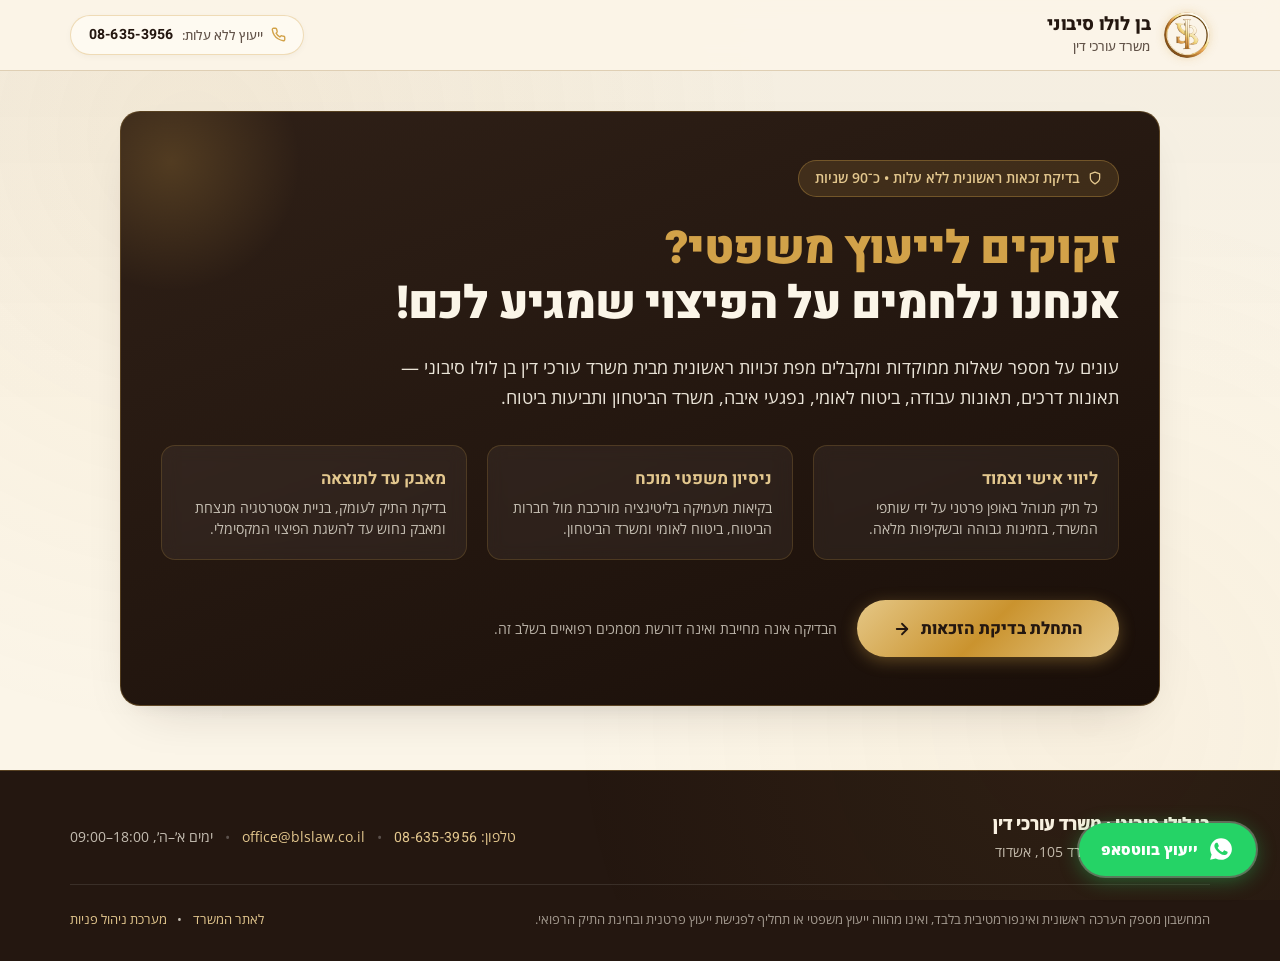
<file: index.html>
<!DOCTYPE html>
<html lang="he" dir="rtl">
<head>
  <meta charset="UTF-8">
  <meta name="viewport" content="width=device-width, initial-scale=1.0, viewport-fit=cover">
  <meta name="theme-color" content="#241710">
  <title>מחשבון מיצוי זכויות ונזקי גוף | בן לולו סיבוני – משרד עורכי דין</title>
  <meta name="description" content="בדיקת זכאות ומיצוי זכויות ראשונית ללא עלות תוך כ־90 שניות מבית משרד עורכי דין בן לולו סיבוני באשדוד: תאונות דרכים, תאונות עבודה, ביטוח לאומי, נפגעי איבה, משרד הביטחון ותביעות ביטוח.">

  <!-- Google Fonts: Heebo & Open Sans -->
  <link rel="preconnect" href="https://fonts.googleapis.com">
  <link rel="preconnect" href="https://fonts.gstatic.com" crossorigin>
  <link href="https://fonts.googleapis.com/css2?family=Heebo:wght@300;400;500;600;700;800;900&family=Open+Sans:wght@400;500;600;700&display=swap" rel="stylesheet">

  <link rel="stylesheet" href="styles.css">
</head>
<body>
  <a href="#main-content" class="skip-link">דילוג לתוכן השאלון</a>

  <!-- Ambient Luxury Texture & Warm Glow -->
  <div class="ambient-glow" aria-hidden="true"></div>

  <!-- Branded Sticky Header (Gold Medallion Logo + Direct Phone Pill) -->
  <header class="site-header" role="banner">
    <div class="header-inner">
      <a href="https://www.blslaw.co.il/" target="_blank" rel="noopener noreferrer" class="brand" aria-label="לאתר משרד עורכי דין בן לולו סיבוני">
        <img
          src="logo.png"
          alt="לוגו בן לולו סיבוני – משרד עורכי דין"
          class="brand-logo-img"
        >
        <div class="brand-text">
          <span class="brand-name">בן לולו סיבוני</span>
          <span class="brand-sub">משרד עורכי דין</span>
        </div>
      </a>

      <div class="header-actions">
        <a href="tel:086353956" class="header-phone" aria-label="חיוג למשרד בן לולו סיבוני במספר 08-635-3956">
          <span class="header-phone-icon" aria-hidden="true">
            <svg class="icon-static" width="15" height="15" viewBox="0 0 24 24" fill="none" stroke="currentColor" stroke-width="2.2" stroke-linecap="round" stroke-linejoin="round">
              <path d="M22 16.92v3a2 2 0 0 1-2.18 2 19.79 19.79 0 0 1-8.63-3.07 19.5 19.5 0 0 1-6-6 19.79 19.79 0 0 1-3.07-8.67A2 2 0 0 1 4.11 2h3a2 2 0 0 1 2 1.72 12.84 12.84 0 0 0 .7 2.81 2 2 0 0 1-.45 2.11L8.09 9.91a16 16 0 0 0 6 6l1.27-1.27a2 2 0 0 1 2.11-.45 12.84 12.84 0 0 0 2.81.7A2 2 0 0 1 22 16.92z"/>
            </svg>
          </span>
          <span id="header-phone-label" class="header-phone-label">ייעוץ ללא עלות:</span>
          <bdo dir="ltr" class="phone-digits">08-635-3956</bdo>
        </a>
      </div>
    </div>

    <!-- Top Progress Strip -->
    <div id="progress-container" class="progress-wrapper" hidden>
      <div class="progress-meta">
        <span id="progress-step-label" class="progress-step-label">שלב 1 מתוך 8</span>
        <bdi id="progress-percent" class="progress-percent" dir="ltr">0%</bdi>
      </div>
      <div class="progress-track" role="progressbar" aria-valuemin="0" aria-valuemax="100" aria-valuenow="0" id="progress-bar-role">
        <div id="progress-fill" class="progress-fill" style="inline-size: 0%"></div>
      </div>
    </div>
  </header>

  <!-- Architectural Background Horizon -->
  <div class="hero-backdrop" aria-hidden="true"></div>

  <!-- Main Flagship Stage -->
  <main id="main-content" class="stage" role="main">
    <div id="app-shell" class="app-shell" aria-live="polite">
      <!-- Dynamic view renders here -->
    </div>
  </main>

  <!-- Branded Architectural Footer -->
  <footer class="site-footer" role="contentinfo">
    <div class="footer-inner">
      <div class="footer-top">
        <div class="footer-firm-info">
          <strong id="footer-firm-name">בן לולו סיבוני · משרד עורכי דין</strong>
          <span id="footer-firm-address">רחוב יונה הנביא 2, משרד 105, אשדוד</span>
        </div>
        <div class="footer-contact-row">
          <a href="tel:086353956"><span id="footer-phone-label">טלפון:</span> <bdo dir="ltr" class="phone-digits">08-635-3956</bdo></a>
          <span class="footer-sep" aria-hidden="true">•</span>
          <a href="mailto:office@blslaw.co.il"><span lang="en" dir="ltr" class="ltr-isolate">office@blslaw.co.il</span></a>
          <span class="footer-sep" aria-hidden="true">•</span>
          <span id="footer-hours">ימים א׳–ה׳, <bdi dir="ltr" class="ltr-isolate">09:00–18:00</bdi></span>
        </div>
      </div>

      <div class="footer-bottom">
        <p id="footer-disclaimer" class="footer-disclaimer">
          המחשבון מספק הערכה ראשונית ואינפורמטיבית בלבד, ואינו מהווה ייעוץ משפטי או תחליף לפגישת ייעוץ פרטנית ובחינת התיק הרפואי.
        </p>
        <div class="footer-meta">
          <a id="footer-site-link" href="https://www.blslaw.co.il/" target="_blank" rel="noopener noreferrer">לאתר המשרד</a>
          <span aria-hidden="true">•</span>
          <a id="footer-admin-link" href="bhvuk.html">מערכת ניהול פניות</a>
          <span id="footer-reset-sep" aria-hidden="true" hidden>•</span>
          <button type="button" id="footer-reset-btn" class="footer-link-btn" hidden>איפוס והתחלה מחדש</button>
        </div>
      </div>
    </div>
  </footer>

  <!-- Floating WhatsApp Action Button -->
  <a
    id="wa-fab-link"
    href="https://wa.me/97286353956?text=%D7%A9%D7%9C%D7%95%D7%9D%20%D7%94%D7%92%D7%A2%D7%AA%D7%99%20%D7%9E%D7%9E%D7%97%D7%A9%D7%91%D7%95%D7%9F%20%D7%94%D7%96%D7%9B%D7%95%D7%99%D7%95%D7%AA%20%D7%A9%D7%9C%20%D7%9E%D7%A9%D7%A8%D7%93%20%D7%A2%D7%95%D7%A8%D7%9B%D7%99%20%D7%93%D7%99%D7%9F%20%D7%91%D7%9F%20%D7%9C%D7%95%D7%9C%D7%95%20%D7%A1%D7%99%D7%91%D7%95%D7%A0%D7%99%2C%20%D7%90%D7%A9%D7%9E%D7%97%20%D7%9C%D7%A7%D7%91%D7%95%D7%A2%20%D7%A9%D7%99%D7%97%D7%AA%20%D7%99%D7%99%D7%A2%D7%95%D7%A5%20%D7%A8%D7%90%D7%A9%D7%95%D7%A0%D7%99%D7%AA."
    target="_blank"
    rel="noopener noreferrer"
    class="wa-fab"
    aria-label="פנייה מהירה בווטסאפ למשרד במספר 08-635-3956"
  >
    <svg class="icon-static" width="26" height="26" viewBox="0 0 24 24" fill="currentColor" aria-hidden="true">
      <path d="M12.031 2C6.504 2 2.008 6.494 2.008 12.02c0 1.766.462 3.49 1.339 5.01L2 22l5.107-1.338a9.97 9.97 0 0 0 4.924 1.298h.004c5.526 0 10.022-4.494 10.022-10.02S17.557 2 12.031 2zm5.824 14.135c-.246.692-1.43 1.323-1.99 1.406-.512.076-1.175.108-1.896-.12-.437-.139-.998-.324-1.718-.635-3.024-1.306-4.999-4.35-5.15-4.552-.151-.201-1.23-1.636-1.23-3.122 0-1.486.779-2.216 1.055-2.518.277-.302.604-.378.805-.378.201 0 .403.002.579.01.186.009.435-.071.68.518.246.591.842 2.05.916 2.201.075.151.125.327.025.528-.1.201-.151.327-.302.503-.151.176-.317.393-.453.528-.151.151-.308.315-.132.617.176.302.782 1.29 1.68 2.09 1.154 1.028 2.126 1.347 2.428 1.498.302.151.478.126.654-.076.176-.201.755-.88.956-1.182.201-.302.403-.251.679-.151.277.101 1.761.83 2.063.981.302.151.503.226.579.352.075.126.075.73-.171 1.422z"/>
    </svg>
    <span id="wa-fab-label" class="wa-fab-label">ייעוץ בווטסאפ</span>
  </a>

  <!-- Direction-Aware Toast Notification -->
  <div id="toast" class="toast" role="status" aria-live="polite" hidden></div>

  <script src="data.js"></script>
  <script src="app.js"></script>
</body>
</html>
</file>
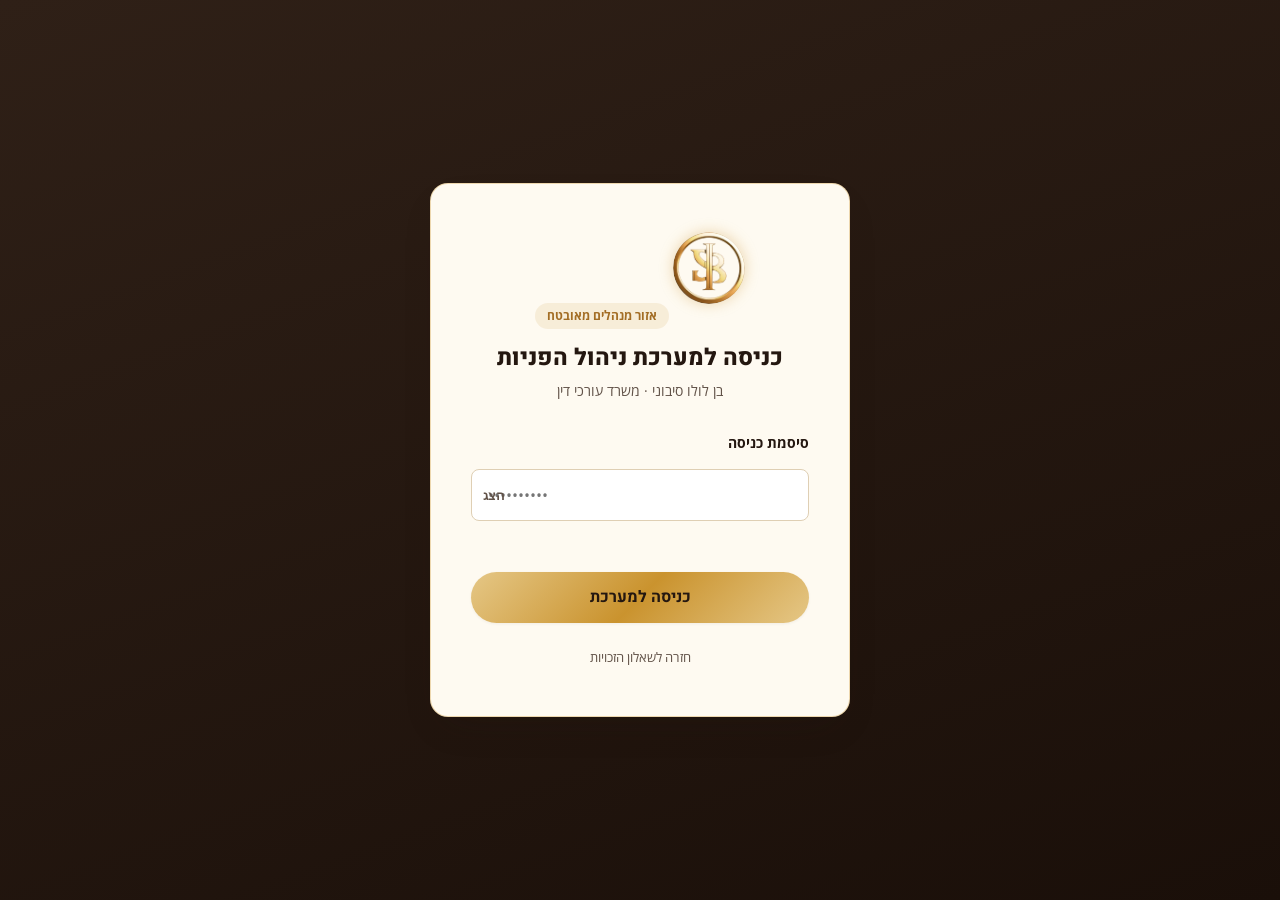
<file: bhvuk.html>
<!DOCTYPE html>
<html lang="he" dir="rtl">
<head>
  <meta charset="UTF-8">
  <meta name="viewport" content="width=device-width, initial-scale=1.0, viewport-fit=cover">
  <meta name="theme-color" content="#241710">
  <meta name="robots" content="noindex, nofollow">
  <title>ניהול פניות ולידים | בן לולו סיבוני – משרד עורכי דין</title>

  <!-- Google Font: Heebo & Open Sans -->
  <link rel="preconnect" href="https://fonts.googleapis.com">
  <link rel="preconnect" href="https://fonts.gstatic.com" crossorigin>
  <link href="https://fonts.googleapis.com/css2?family=Heebo:wght@300;400;500;600;700;800;900&family=Open+Sans:wght@400;500;600;700&display=swap" rel="stylesheet">

  <link rel="stylesheet" href="bhvuk.css">
</head>
<body>
  <!-- Password Gate Overlay (Locks Dashboard until authenticated) -->
  <section id="auth-gate" class="auth-gate" aria-labelledby="auth-title">
    <div class="auth-card">
      <img
        src="logo.png"
        alt="לוגו בן לולו סיבוני – משרד עורכי דין"
        class="auth-logo"
      >
      <span class="auth-badge">אזור מנהלים מאובטח</span>
      <h1 id="auth-title" class="auth-title">כניסה למערכת ניהול הפניות</h1>
      <p class="auth-subtitle">בן לולו סיבוני · משרד עורכי דין</p>

      <form id="auth-form" class="auth-form" novalidate>
        <label for="auth-password" class="auth-label">סיסמת כניסה</label>
        <div class="auth-input-wrap">
          <input
            id="auth-password"
            type="password"
            dir="ltr"
            autocomplete="current-password"
            class="auth-input"
            placeholder="••••••••••"
            required
          >
          <button type="button" id="auth-toggle-vis" class="auth-vis-btn" aria-label="הצגת סיסמה">הצג</button>
        </div>
        <p id="auth-error" class="auth-error" role="alert"></p>
        <button type="submit" class="btn btn-gold auth-submit">כניסה למערכת</button>
      </form>

      <a href="index.html" class="auth-back-link">חזרה לשאלון הזכויות</a>
    </div>
  </section>

  <!-- Protected Admin App Shell -->
  <div id="admin-app" hidden>
    <header class="admin-header" role="banner">
      <div class="admin-header-inner">
        <div class="admin-brand-group">
          <a href="index.html" class="brand-link" aria-label="חזרה לשאלון">
            <img
              src="logo.png"
              alt="לוגו בן לולו סיבוני"
              class="admin-brand-logo"
            >
          </a>
          <div class="admin-title-wrap">
            <h1 class="admin-title">מערכת ניהול לידים ופניות</h1>
            <span class="admin-subtitle">בן לולו סיבוני · משרד עורכי דין</span>
          </div>
        </div>

        <div class="admin-header-actions">
          <button type="button" id="btn-export-csv" class="btn btn-outline" title="ייצוא כל הלידים לקובץ אקסל / CSV">
            <svg width="16" height="16" viewBox="0 0 24 24" fill="none" stroke="currentColor" stroke-width="2.2" stroke-linecap="round" stroke-linejoin="round"><path d="M21 15v4a2 2 0 0 1-2 2H5a2 2 0 0 1-2-2v-4"/><polyline points="7 10 12 15 17 10"/><line x1="12" y1="15" x2="12" y2="3"/></svg>
            <span>ייצוא ל־CSV</span>
          </button>
          <a href="index.html" class="btn btn-outline" target="_blank" rel="noopener noreferrer">
            <svg width="15" height="15" viewBox="0 0 24 24" fill="none" stroke="currentColor" stroke-width="2"><path d="M18 13v6a2 2 0 0 1-2 2H5a2 2 0 0 1-2-2V8a2 2 0 0 1 2-2h6"/><polyline points="15 3 21 3 21 9"/><line x1="10" y1="14" x2="21" y2="3"/></svg>
            <span>צפייה בשאלון</span>
          </a>
          <button type="button" id="logout-btn" class="btn btn-ghost" title="יציאה מהמערכת">יציאה</button>
        </div>
      </div>
    </header>

    <main class="admin-main">
      <!-- KPI Stats Grid -->
      <section class="kpi-grid" aria-label="מדדי ביצוע">
        <div class="kpi-card">
          <span class="kpi-label">סה״כ פניות שנלכדו</span>
          <div class="kpi-val" id="stat-total">0</div>
          <span class="kpi-sub">בדיקות מלאות וחלקיות</span>
        </div>
        <div class="kpi-card highlight-green">
          <span class="kpi-label">בדיקות שהושלמו</span>
          <div class="kpi-val" id="stat-completed">0</div>
          <span class="kpi-sub" id="stat-completed-rate">0% שיעור סיום</span>
        </div>
        <div class="kpi-card highlight-amber">
          <span class="kpi-label">נטישות מוקדמות (ליד חלקי)</span>
          <div class="kpi-val" id="stat-partial">0</div>
          <span class="kpi-sub">פרטי קשר נשמרו לחזרה</span>
        </div>
        <div class="kpi-card">
          <span class="kpi-label">פניות חדשות היום</span>
          <div class="kpi-val" id="stat-today">0</div>
          <span class="kpi-sub">24 שעות אחרונות</span>
        </div>
      </section>

      <!-- Filter & Search Toolbar -->
      <div class="admin-toolbar">
        <div class="filter-tabs" role="tablist">
          <button type="button" class="tab-btn is-active" data-filter="all">הכל (<span id="count-all">0</span>)</button>
          <button type="button" class="tab-btn" data-filter="completed">הושלמו (<span id="count-completed">0</span>)</button>
          <button type="button" class="tab-btn" data-filter="partial">חלקיים / נטישה (<span id="count-partial">0</span>)</button>
          <button type="button" class="tab-btn" data-filter="new">חדשים לטיפול (<span id="count-new">0</span>)</button>
        </div>

        <div class="search-wrap">
          <svg class="search-icon" width="16" height="16" viewBox="0 0 24 24" fill="none" stroke="currentColor" stroke-width="2.2"><circle cx="11" cy="11" r="8"/><line x1="21" y1="21" x2="16.65" y2="16.65"/></svg>
          <input
            id="search-input"
            type="search"
            class="search-input"
            placeholder="חיפוש לפי שם, טלפון, עילה או מקור..."
            aria-label="חיפוש לידים"
          >
        </div>
      </div>

      <!-- Leads Table Container -->
      <div class="leads-container">
        <div class="table-wrap" id="leads-table-wrap">
          <table class="leads-table" aria-label="טבלת פניות">
            <thead>
              <tr>
                <th scope="col">מועד פנייה</th>
                <th scope="col">שם מלא</th>
                <th scope="col">טלפון נייד</th>
                <th scope="col">עילת פגיעה עיקרית</th>
                <th scope="col">סטטוס בדיקה</th>
                <th scope="col">מקור הגעה</th>
                <th scope="col">סטטוס CRM</th>
                <th scope="col">פעולות</th>
              </tr>
            </thead>
            <tbody id="leads-tbody">
              <!-- Rendered via bhvuk.js -->
            </tbody>
          </table>
        </div>

        <!-- Mobile Card List View -->
        <div id="leads-mobile-list" class="mobile-leads-list">
          <!-- Rendered for mobile -->
        </div>

        <!-- Empty State -->
        <div id="empty-state" class="empty-state" hidden>
          <div class="empty-icon">📋</div>
          <h3 id="empty-title" class="empty-title">אין עדיין פניות במערכת</h3>
          <p id="empty-desc" class="empty-desc">ברגע שמשתמשים ימלאו את שאלון הזכויות, הפניות יופיעו כאן בזמן אמת.</p>
        </div>
      </div>
    </main>
  </div>

  <!-- Slide-Over Lead Details Drawer -->
  <div id="drawer-backdrop" class="drawer-backdrop" hidden></div>
  <aside id="lead-drawer" class="lead-drawer" role="dialog" aria-modal="true" aria-labelledby="drawer-title" hidden>
    <div class="drawer-header">
      <div class="drawer-header-meta">
        <span id="drawer-status-pill" class="status-badge">חדש</span>
        <h2 id="drawer-title" class="drawer-title">פרטי הפנייה</h2>
      </div>
      <button type="button" id="drawer-close-btn" class="drawer-close" aria-label="סגירה">✕</button>
    </div>
    <div id="drawer-content" class="drawer-body">
      <!-- Filled dynamically -->
    </div>
  </aside>

  <!-- Direction-Aware Toast Notification -->
  <div id="toast" class="toast" role="status" aria-live="polite" hidden></div>

  <script src="bhvuk.js"></script>
</body>
</html>
</file>
<file: styles.css>
/* ==========================================================================
   בן לולו סיבוני — משרד עורכי דין | Premium Rights Assessment System
   Design Tokens & Luxury Aesthetic based on blslaw.co.il:
   - Deep Ink / Espresso (#241710)
   - Warm Luxury Cream (#fbf5e8) & Deep Cream (#f5ecdb)
   - Metallic Warm Gold (#d2a249) & Gold Glow (#e5c786)
   - 100% CSS Logical Properties & RTL Native
   ========================================================================== */

:root {
  /* Brand Luxury Palette */
  --ink: #241710;
  --ink-soft: #3f2f24;
  --ink-muted: #615248;
  --ink-subtle: #8c7b6f;

  --cream: #fbf5e8;
  --cream-deep: #f5ecdb;
  --card: #fefaf1;
  --card-elevated: #ffffff;

  --gold: #d2a249;
  --gold-soft: #e3c78e;
  --gold-deep: #a36d24;
  --gold-border: rgba(210, 162, 73, 0.35);
  --gold-glow: rgba(210, 162, 73, 0.4);

  --gradient-gold: linear-gradient(135deg, #e5c786 0%, #ca932e 50%, #e5c786 100%);
  --gradient-gold-hover: linear-gradient(135deg, #ebd49d 0%, #d89f36 50%, #ebd49d 100%);
  --gradient-ink: linear-gradient(160deg, #2f2017 0%, #1a0f09 100%);

  --border: #dfcfb4;
  --input-border: #d8c8ad;
  --focus-ring: #d2a249;

  /* Semantic Probability Colors */
  --likely-bg: #edf7f0;
  --likely-ink: #166534;
  --likely-border: #bbf7d0;

  --possible-bg: #fffbeb;
  --possible-ink: #854d0e;
  --possible-border: #fde68a;

  --urgent-bg: #fef2f2;
  --urgent-ink: #991b1b;
  --urgent-border: #fecaca;

  /* Typography */
  --font-display: 'Heebo', -apple-system, BlinkMacSystemFont, 'Segoe UI', Roboto, sans-serif;
  --font-body: 'Open Sans', 'Heebo', -apple-system, BlinkMacSystemFont, sans-serif;

  /* Radii & Elevation */
  --radius-sm: 8px;
  --radius-md: 14px;
  --radius-lg: 20px;
  --radius-pill: 999px;

  --shadow-sm: 0 2px 8px -2px rgba(36, 23, 16, 0.06);
  --shadow-card: 0 6px 20px -6px rgba(36, 23, 16, 0.08);
  --shadow-luxe: 0 20px 50px -25px rgba(36, 23, 16, 0.22), 0 8px 20px -12px rgba(36, 23, 16, 0.1);
  --shadow-gold: 0 4px 16px rgba(210, 162, 73, 0.35);

  --transition-fast: 160ms cubic-bezier(0.2, 0.8, 0.2, 1);
  --transition-smooth: 280ms cubic-bezier(0.16, 1, 0.3, 1);
}

/* Base Reset & Typography */
*, *::before, *::after {
  box-sizing: border-box;
  margin: 0;
  padding: 0;
}

html {
  font-size: 16px;
  scroll-behavior: smooth;
  -webkit-font-smoothing: antialiased;
  -moz-osx-font-smoothing: grayscale;
}

body {
  font-family: var(--font-body);
  background-color: var(--cream);
  color: var(--ink);
  line-height: 1.6;
  min-block-size: 100vh;
  display: flex;
  flex-direction: column;
  position: relative;
  overflow-x: hidden;
}

/* Accessibility Skip Link */
.skip-link {
  position: absolute;
  inset-block-start: -100px;
  inset-inline-start: 1rem;
  background: var(--ink);
  color: var(--gold);
  padding: 0.75rem 1.25rem;
  border-radius: var(--radius-sm);
  z-index: 9999;
  text-decoration: none;
  font-weight: 600;
  transition: inset-block-start var(--transition-fast);
}
.skip-link:focus {
  inset-block-start: 1rem;
}

/* Ambient Subtle Texture */
.ambient-glow {
  position: fixed;
  inset: 0;
  background:
    radial-gradient(circle at 15% 15%, rgba(210, 162, 73, 0.08) 0%, transparent 45%),
    radial-gradient(circle at 85% 80%, rgba(210, 162, 73, 0.06) 0%, transparent 40%);
  pointer-events: none;
  z-index: 0;
}

/* Sticky Header */
.site-header {
  position: sticky;
  inset-block-start: 0;
  z-index: 100;
  background-color: rgba(251, 245, 232, 0.94);
  backdrop-filter: blur(12px);
  -webkit-backdrop-filter: blur(12px);
  border-block-end: 1px solid var(--border);
  transition: all var(--transition-smooth);
}

.header-inner {
  max-inline-size: 1180px;
  margin-inline: auto;
  padding-inline: 1.25rem;
  padding-block: 0.75rem;
  display: flex;
  align-items: center;
  justify-content: space-between;
  gap: 1rem;
}

.brand {
  display: flex;
  align-items: center;
  gap: 0.85rem;
  text-decoration: none;
  color: inherit;
}

.brand-logo-img {
  inline-size: 46px;
  block-size: 46px;
  border-radius: 50%;
  object-fit: cover;
  box-shadow: 0 0 10px rgba(210, 162, 73, 0.3);
  transition: transform var(--transition-fast);
}
.brand:hover .brand-logo-img {
  transform: scale(1.04);
}

.brand-text {
  display: flex;
  flex-direction: column;
}

.brand-name {
  font-family: var(--font-display);
  font-size: 1.15rem;
  font-weight: 800;
  letter-spacing: -0.01em;
  color: var(--ink);
  line-height: 1.2;
}

.brand-sub {
  font-size: 0.8rem;
  color: var(--ink-muted);
  font-weight: 500;
}

.header-actions {
  display: flex;
  align-items: center;
  gap: 0.85rem;
}

.header-phone {
  display: inline-flex;
  align-items: center;
  gap: 0.5rem;
  padding: 0.5rem 1.1rem;
  background-color: var(--card);
  border: 1px solid var(--gold-border);
  border-radius: var(--radius-pill);
  color: var(--ink);
  text-decoration: none;
  font-weight: 700;
  font-size: 0.88rem;
  box-shadow: var(--shadow-sm);
  transition: all var(--transition-fast);
}
.header-phone:hover {
  background-color: var(--ink);
  color: var(--gold-soft);
  border-color: var(--gold);
  transform: translateY(-1px);
}
.header-phone-icon {
  display: flex;
  align-items: center;
  color: var(--gold);
}
.header-phone-label {
  font-weight: 500;
  color: var(--ink-muted);
  font-size: 0.8rem;
}
.header-phone:hover .header-phone-label {
  color: rgba(251, 245, 232, 0.8);
}
.phone-digits {
  font-family: var(--font-display);
  letter-spacing: 0.02em;
}

/* Progress Strip */
.progress-wrapper {
  background-color: var(--card);
  border-block-start: 1px solid var(--border);
  padding-inline: 1.25rem;
  padding-block: 0.5rem 0.65rem;
}
.progress-meta {
  max-inline-size: 1180px;
  margin-inline: auto;
  display: flex;
  justify-content: space-between;
  align-items: center;
  font-size: 0.78rem;
  color: var(--ink-muted);
  margin-block-end: 0.35rem;
  font-weight: 600;
}
.progress-track {
  max-inline-size: 1180px;
  margin-inline: auto;
  block-size: 6px;
  background-color: var(--cream-deep);
  border-radius: var(--radius-pill);
  overflow: hidden;
}
.progress-fill {
  block-size: 100%;
  background: var(--gradient-gold);
  border-radius: var(--radius-pill);
  transition: inline-size 350ms ease;
  box-shadow: 0 0 8px rgba(210, 162, 73, 0.4);
}

/* Architectural Horizon */
.hero-backdrop {
  position: absolute;
  inset-inline: 0;
  inset-block-start: 0;
  block-size: 420px;
  background: linear-gradient(180deg, rgba(36, 23, 16, 0.035) 0%, transparent 100%);
  pointer-events: none;
  z-index: 0;
}

/* Main Flagship Stage */
.stage {
  flex: 1;
  position: relative;
  z-index: 1;
  max-inline-size: 1080px;
  inline-size: 100%;
  margin-inline: auto;
  padding-inline: 1.25rem;
  padding-block: 2.5rem 4rem;
}

.app-shell {
  inline-size: 100%;
}

/* ==========================================================================
   Intro Stage (Dark & Cream Luxury Asymmetric Split)
   ========================================================================== */
.intro-monolith {
  background: var(--gradient-ink);
  color: var(--cream);
  border-radius: var(--radius-lg);
  padding: 3rem 2.5rem;
  box-shadow: var(--shadow-luxe);
  position: relative;
  overflow: hidden;
  border: 1px solid rgba(210, 162, 73, 0.3);
  display: flex;
  flex-direction: column;
}

.intro-monolith::before {
  content: '';
  position: absolute;
  inset-block-start: -80px;
  inset-inline-end: -80px;
  inline-size: 260px;
  block-size: 260px;
  border-radius: 50%;
  background: radial-gradient(circle, rgba(210, 162, 73, 0.22) 0%, transparent 70%);
  pointer-events: none;
}

.intro-badge-pill {
  display: inline-flex;
  align-self: flex-start;
  align-items: center;
  gap: 0.5rem;
  padding: 0.4rem 1rem;
  border-radius: var(--radius-pill);
  background-color: rgba(210, 162, 73, 0.15);
  border: 1px solid var(--gold-border);
  color: var(--gold-soft);
  font-size: 0.85rem;
  font-weight: 600;
  margin-block-end: 1.5rem;
}

.intro-title {
  font-family: var(--font-display);
  font-size: clamp(2rem, 4vw, 2.85rem);
  font-weight: 900;
  line-height: 1.22;
  margin-block-end: 1.25rem;
  letter-spacing: -0.02em;
}

.title-gold {
  color: var(--gold);
  display: block;
}

.intro-lead {
  font-size: 1.12rem;
  color: rgba(251, 245, 232, 0.92);
  line-height: 1.7;
  max-inline-size: 720px;
  margin-block-end: 2rem;
}

.intro-pillars {
  display: grid;
  grid-template-columns: repeat(3, 1fr);
  gap: 1.25rem;
  margin-block-end: 2.5rem;
}

.pillar-card {
  background-color: rgba(255, 255, 255, 0.05);
  border: 1px solid rgba(210, 162, 73, 0.2);
  border-radius: var(--radius-md);
  padding: 1.25rem;
  backdrop-filter: blur(8px);
  transition: all var(--transition-fast);
}
.pillar-card:hover {
  background-color: rgba(255, 255, 255, 0.08);
  border-color: var(--gold);
  transform: translateY(-2px);
}
.pillar-title {
  font-family: var(--font-display);
  font-size: 1.05rem;
  font-weight: 700;
  color: var(--gold-soft);
  margin-block-end: 0.35rem;
}
.pillar-desc {
  font-size: 0.86rem;
  color: rgba(251, 245, 232, 0.75);
  line-height: 1.5;
}

.intro-cta-group {
  display: flex;
  align-items: center;
  gap: 1.25rem;
  flex-wrap: wrap;
}

.btn-gold-primary {
  display: inline-flex;
  align-items: center;
  justify-content: center;
  gap: 0.65rem;
  padding: 1rem 2.25rem;
  background: var(--gradient-gold);
  color: var(--ink);
  font-family: var(--font-display);
  font-size: 1.05rem;
  font-weight: 800;
  border-radius: var(--radius-pill);
  border: none;
  cursor: pointer;
  text-decoration: none;
  box-shadow: var(--shadow-gold);
  transition: all var(--transition-fast);
}
.btn-gold-primary:hover {
  background: var(--gradient-gold-hover);
  transform: translateY(-2px);
  box-shadow: 0 6px 22px rgba(210, 162, 73, 0.5);
}

.intro-note {
  font-size: 0.86rem;
  color: rgba(251, 245, 232, 0.7);
}

/* ==========================================================================
   Questionnaire Console (Two-Column Stepper)
   ========================================================================== */
.stepper-layout {
  display: grid;
  grid-template-columns: 280px 1fr;
  gap: 2rem;
  align-items: start;
}

/* Step Rail Sidebar */
.step-rail {
  background-color: var(--card);
  border: 1px solid var(--border);
  border-radius: var(--radius-lg);
  padding: 1.5rem;
  box-shadow: var(--shadow-card);
}

.rail-heading {
  font-family: var(--font-display);
  font-size: 0.95rem;
  font-weight: 800;
  color: var(--ink);
  margin-block-end: 1rem;
  padding-block-end: 0.75rem;
  border-block-end: 1px solid var(--border);
}

.rail-steps-list {
  list-style: none;
  display: flex;
  flex-direction: column;
  gap: 0.65rem;
}

.rail-item {
  display: flex;
  align-items: center;
  gap: 0.75rem;
  font-size: 0.88rem;
  color: var(--ink-muted);
  font-weight: 500;
  padding: 0.35rem 0.5rem;
  border-radius: var(--radius-sm);
  transition: all var(--transition-fast);
}
.rail-item.is-done {
  color: var(--ink);
}
.rail-item.is-current {
  color: var(--ink);
  font-weight: 700;
  background-color: var(--cream-deep);
}

.rail-dot {
  inline-size: 24px;
  block-size: 24px;
  border-radius: 50%;
  display: flex;
  align-items: center;
  justify-content: center;
  font-size: 0.75rem;
  font-weight: 700;
  background-color: var(--cream-deep);
  color: var(--ink-muted);
  border: 1px solid var(--border);
  flex-shrink: 0;
}
.rail-item.is-done .rail-dot {
  background-color: var(--gold);
  color: var(--ink);
  border-color: var(--gold);
}
.rail-item.is-current .rail-dot {
  background-color: var(--ink);
  color: var(--gold-soft);
  border-color: var(--ink);
}

.rail-trust-box {
  margin-block-start: 1.5rem;
  padding: 1rem;
  border-radius: var(--radius-md);
  background-color: var(--cream-deep);
  border: 1px solid var(--border);
  font-size: 0.8rem;
  color: var(--ink-muted);
  line-height: 1.5;
}

/* Question Active Card */
.question-card {
  background-color: var(--card);
  border: 1px solid var(--border);
  border-radius: var(--radius-lg);
  padding: 2.25rem 2rem;
  box-shadow: var(--shadow-card);
  position: relative;
}

.q-badge {
  display: inline-block;
  font-size: 0.78rem;
  font-weight: 700;
  text-transform: uppercase;
  letter-spacing: 0.04em;
  color: var(--gold-deep);
  background-color: rgba(210, 162, 73, 0.12);
  padding: 0.3rem 0.85rem;
  border-radius: var(--radius-pill);
  margin-block-end: 0.75rem;
}

.q-title {
  font-family: var(--font-display);
  font-size: clamp(1.4rem, 2.5vw, 1.85rem);
  font-weight: 800;
  color: var(--ink);
  line-height: 1.3;
  margin-block-end: 0.5rem;
}

.q-subtitle {
  font-size: 0.95rem;
  color: var(--ink-muted);
  line-height: 1.6;
  margin-block-end: 1.75rem;
}

/* Domain Proof Banner (Tailored to current choice) */
.domain-proof-banner {
  background-color: rgba(210, 162, 73, 0.09);
  border-inline-start: 4px solid var(--gold);
  border-radius: 0 var(--radius-sm) var(--radius-sm) 0;
  padding: 0.85rem 1.15rem;
  margin-block-end: 1.75rem;
  display: flex;
  flex-direction: column;
  gap: 0.25rem;
}
[dir="ltr"] .domain-proof-banner {
  border-inline-start: 4px solid var(--gold);
  border-radius: var(--radius-sm) 0 0 var(--radius-sm);
}
.proof-badge {
  font-size: 0.78rem;
  font-weight: 800;
  color: var(--gold-deep);
}
.proof-text {
  font-size: 0.86rem;
  color: var(--ink);
  line-height: 1.45;
}

/* Options Grid */
.options-grid {
  display: grid;
  grid-template-columns: 1fr;
  gap: 0.85rem;
  margin-block-end: 2rem;
}

.option-pill {
  position: relative;
  display: flex;
  align-items: flex-start;
  gap: 1rem;
  padding: 1.15rem 1.25rem;
  background-color: var(--card-elevated);
  border: 1.5px solid var(--border);
  border-radius: var(--radius-md);
  cursor: pointer;
  transition: all var(--transition-fast);
  text-align: start;
}
.option-pill:hover {
  border-color: var(--gold);
  background-color: #fffefb;
  box-shadow: 0 4px 14px -4px rgba(210, 162, 73, 0.2);
  transform: translateY(-1px);
}
.option-pill.is-selected {
  border-color: var(--gold);
  background-color: #fffdf7;
  box-shadow: 0 0 0 2px var(--gold-glow);
}

.option-checkbox-indicator {
  inline-size: 20px;
  block-size: 20px;
  border-radius: 4px;
  border: 2px solid var(--input-border);
  background: #ffffff;
  display: flex;
  align-items: center;
  justify-content: center;
  margin-block-start: 2px;
  flex-shrink: 0;
  transition: all var(--transition-fast);
}
.option-pill.is-selected .option-checkbox-indicator {
  background-color: var(--ink);
  border-color: var(--ink);
  color: var(--gold-soft);
}
.option-pill.is-radio .option-checkbox-indicator {
  border-radius: 50%;
}

.option-text-group {
  display: flex;
  flex-direction: column;
}
.option-main-label {
  font-weight: 700;
  font-size: 0.98rem;
  color: var(--ink);
  line-height: 1.35;
}
.option-hint {
  font-size: 0.85rem;
  color: var(--ink-muted);
  margin-block-start: 0.25rem;
  line-height: 1.45;
}

/* Dual Select Containers */
.dual-section {
  margin-block-end: 1.75rem;
}
.dual-title {
  font-family: var(--font-display);
  font-size: 1.05rem;
  font-weight: 700;
  color: var(--ink);
  margin-block-end: 0.75rem;
}

/* Input Fields */
.form-group {
  margin-block-end: 1.25rem;
}
.form-label {
  display: block;
  font-size: 0.88rem;
  font-weight: 700;
  color: var(--ink);
  margin-block-end: 0.45rem;
}
.form-input {
  inline-size: 100%;
  padding: 0.85rem 1rem;
  background-color: #ffffff;
  border: 1.5px solid var(--input-border);
  border-radius: var(--radius-sm);
  font-family: inherit;
  font-size: 1rem;
  color: var(--ink);
  transition: all var(--transition-fast);
}
.form-input:focus {
  outline: none;
  border-color: var(--gold);
  box-shadow: 0 0 0 3px rgba(210, 162, 73, 0.2);
}
.form-help {
  font-size: 0.82rem;
  color: var(--ink-muted);
  margin-block-start: 0.35rem;
}

.consent-box {
  display: flex;
  align-items: flex-start;
  gap: 0.65rem;
  font-size: 0.82rem;
  color: var(--ink-muted);
  margin-block: 1rem 1.5rem;
  line-height: 1.45;
}
.consent-box input[type="checkbox"] {
  margin-block-start: 3px;
  accent-color: var(--gold-deep);
}

/* Navigation Actions */
.step-actions {
  display: flex;
  align-items: center;
  justify-content: space-between;
  gap: 1rem;
  margin-block-start: 2rem;
  padding-block-start: 1.25rem;
  border-block-start: 1px solid var(--border);
}

.btn-secondary {
  padding: 0.75rem 1.4rem;
  background-color: var(--cream-deep);
  border: 1px solid var(--border);
  border-radius: var(--radius-pill);
  color: var(--ink);
  font-weight: 600;
  cursor: pointer;
  transition: all var(--transition-fast);
}
.btn-secondary:hover {
  background-color: #ece0ca;
}

.btn-primary {
  padding: 0.85rem 2rem;
  background: var(--gradient-gold);
  border: none;
  border-radius: var(--radius-pill);
  color: var(--ink);
  font-family: var(--font-display);
  font-weight: 800;
  font-size: 1rem;
  cursor: pointer;
  box-shadow: var(--shadow-sm);
  transition: all var(--transition-fast);
}
.btn-primary:hover {
  background: var(--gradient-gold-hover);
  transform: translateY(-1px);
  box-shadow: var(--shadow-gold);
}

/* ==========================================================================
   Results View (Executive Luxury Report)
   ========================================================================== */
.results-card {
  background-color: var(--card);
  border: 1px solid var(--border);
  border-radius: var(--radius-lg);
  box-shadow: var(--shadow-luxe);
  overflow: hidden;
}

.results-header-monolith {
  background: var(--gradient-ink);
  color: var(--cream);
  padding: 2.5rem 2.25rem;
  border-block-end: 2px solid var(--gold);
}

.results-eyebrow {
  font-size: 0.85rem;
  font-weight: 700;
  color: var(--gold);
  letter-spacing: 0.04em;
  margin-block-end: 0.5rem;
}

.results-main-title {
  font-family: var(--font-display);
  font-size: clamp(1.8rem, 3.5vw, 2.4rem);
  font-weight: 900;
  line-height: 1.25;
  margin-block-end: 0.85rem;
}

.results-lead {
  font-size: 1.05rem;
  color: rgba(251, 245, 232, 0.9);
  max-inline-size: 760px;
}

/* KPI Tiles */
.kpi-row {
  display: grid;
  grid-template-columns: repeat(3, 1fr);
  gap: 1rem;
  padding: 1.5rem 2.25rem;
  background-color: #fffefb;
  border-block-end: 1px solid var(--border);
}

.kpi-tile {
  background-color: var(--card);
  border: 1px solid var(--border);
  border-radius: var(--radius-md);
  padding: 1.15rem;
  text-align: center;
}
.kpi-val {
  font-family: var(--font-display);
  font-size: 1.85rem;
  font-weight: 900;
  color: var(--ink);
  line-height: 1.2;
}
.kpi-val.highlight {
  color: var(--gold-deep);
}
.kpi-label {
  font-size: 0.82rem;
  color: var(--ink-muted);
  font-weight: 600;
  margin-block-start: 0.25rem;
}

/* Tracks List */
.tracks-container {
  padding: 2.25rem;
  display: flex;
  flex-direction: column;
  gap: 1.25rem;
}

.track-item-card {
  background-color: #ffffff;
  border: 1.5px solid var(--border);
  border-radius: var(--radius-md);
  padding: 1.5rem;
  box-shadow: var(--shadow-sm);
  transition: all var(--transition-fast);
}
.track-item-card:hover {
  border-color: var(--gold);
  box-shadow: 0 4px 16px rgba(210, 162, 73, 0.18);
}

.track-top {
  display: flex;
  align-items: center;
  justify-content: space-between;
  gap: 1rem;
  margin-block-end: 0.65rem;
}

.track-title {
  font-family: var(--font-display);
  font-size: 1.25rem;
  font-weight: 800;
  color: var(--ink);
}

.status-tag {
  display: inline-flex;
  align-items: center;
  gap: 0.35rem;
  font-size: 0.78rem;
  font-weight: 700;
  padding: 0.35rem 0.85rem;
  border-radius: var(--radius-pill);
}
.status-likely {
  background-color: var(--likely-bg);
  color: var(--likely-ink);
  border: 1px solid var(--likely-border);
}
.status-possible {
  background-color: var(--possible-bg);
  color: var(--possible-ink);
  border: 1px solid var(--possible-border);
}
.status-urgent {
  background-color: var(--urgent-bg);
  color: var(--urgent-ink);
  border: 1px solid var(--urgent-border);
}

.track-summary {
  font-size: 0.94rem;
  color: var(--ink-soft);
  line-height: 1.6;
  margin-block-end: 1rem;
}

.track-action-box {
  background-color: var(--cream-deep);
  border-radius: var(--radius-sm);
  padding: 0.85rem 1.15rem;
  font-size: 0.88rem;
  color: var(--ink);
  line-height: 1.5;
}
.track-action-label {
  font-weight: 700;
  color: var(--gold-deep);
}

/* Warning Strip */
.warning-box {
  margin: 0 2.25rem 1.5rem;
  background-color: #fff1f2;
  border: 1px solid #fecdd3;
  border-radius: var(--radius-md);
  padding: 1rem 1.25rem;
  color: #9f1239;
  font-size: 0.88rem;
  font-weight: 600;
  line-height: 1.5;
  display: flex;
  align-items: center;
  gap: 0.75rem;
}

/* Results Hero CTA Box */
.results-cta-section {
  margin: 0 2.25rem 2.25rem;
  background: var(--gradient-ink);
  border: 1px solid rgba(210, 162, 73, 0.4);
  border-radius: var(--radius-lg);
  padding: 2.25rem;
  color: var(--cream);
  text-align: center;
  box-shadow: var(--shadow-luxe);
}

.cta-box-title {
  font-family: var(--font-display);
  font-size: 1.65rem;
  font-weight: 800;
  color: var(--gold);
  margin-block-end: 0.65rem;
}

.cta-box-desc {
  font-size: 1rem;
  color: rgba(251, 245, 232, 0.9);
  max-inline-size: 680px;
  margin-inline: auto;
  line-height: 1.6;
  margin-block-end: 1.75rem;
}

.cta-buttons-row {
  display: flex;
  align-items: center;
  justify-content: center;
  gap: 1rem;
  flex-wrap: wrap;
}

.btn-cta-whatsapp {
  display: inline-flex;
  align-items: center;
  gap: 0.65rem;
  padding: 0.95rem 1.85rem;
  background-color: #25d366;
  color: #ffffff;
  font-weight: 800;
  font-size: 1rem;
  border-radius: var(--radius-pill);
  text-decoration: none;
  box-shadow: 0 4px 14px rgba(37, 211, 102, 0.35);
  transition: all var(--transition-fast);
}
.btn-cta-whatsapp:hover {
  background-color: #1ebd5a;
  transform: translateY(-2px);
}

.btn-cta-call {
  display: inline-flex;
  align-items: center;
  gap: 0.65rem;
  padding: 0.95rem 1.85rem;
  background: var(--gradient-gold);
  color: var(--ink);
  font-weight: 800;
  font-size: 1rem;
  border-radius: var(--radius-pill);
  text-decoration: none;
  box-shadow: var(--shadow-gold);
  transition: all var(--transition-fast);
}
.btn-cta-call:hover {
  background: var(--gradient-gold-hover);
  transform: translateY(-2px);
}

/* Secondary Actions Bar */
.results-actions-bar {
  display: flex;
  align-items: center;
  justify-content: center;
  gap: 1rem;
  padding: 1.5rem 2.25rem;
  background-color: var(--cream-deep);
  border-block-start: 1px solid var(--border);
  flex-wrap: wrap;
}

/* Footer Styling */
.site-footer {
  background-color: var(--ink);
  color: rgba(251, 245, 232, 0.75);
  border-block-start: 1px solid rgba(210, 162, 73, 0.3);
  padding-block: 2.5rem 2rem;
  font-size: 0.88rem;
  margin-block-start: auto;
}

.footer-inner {
  max-inline-size: 1180px;
  margin-inline: auto;
  padding-inline: 1.25rem;
  display: flex;
  flex-direction: column;
  gap: 1.5rem;
}

.footer-top {
  display: flex;
  justify-content: space-between;
  align-items: center;
  flex-wrap: wrap;
  gap: 1rem;
  padding-block-end: 1.25rem;
  border-block-end: 1px solid rgba(255, 255, 255, 0.1);
}

.footer-firm-info strong {
  display: block;
  color: var(--cream);
  font-size: 1.05rem;
  font-weight: 800;
  margin-block-end: 0.2rem;
}

.footer-contact-row {
  display: flex;
  align-items: center;
  gap: 0.75rem;
  flex-wrap: wrap;
}
.footer-contact-row a {
  color: var(--gold-soft);
  text-decoration: none;
  transition: color var(--transition-fast);
}
.footer-contact-row a:hover {
  color: #ffffff;
  text-decoration: underline;
}
.footer-sep {
  color: rgba(255, 255, 255, 0.25);
}

.footer-bottom {
  display: flex;
  justify-content: space-between;
  align-items: center;
  flex-wrap: wrap;
  gap: 1rem;
  font-size: 0.8rem;
}

.footer-disclaimer {
  max-inline-size: 700px;
  line-height: 1.5;
  color: rgba(251, 245, 232, 0.6);
}

.footer-meta {
  display: flex;
  align-items: center;
  gap: 0.65rem;
}
.footer-meta a, .footer-link-btn {
  color: var(--gold-soft);
  text-decoration: none;
  background: none;
  border: none;
  font-family: inherit;
  font-size: inherit;
  cursor: pointer;
}
.footer-meta a:hover, .footer-link-btn:hover {
  color: #ffffff;
}

/* Floating WhatsApp Button */
.wa-fab {
  position: fixed;
  inset-inline-start: 1.5rem;
  inset-block-end: 1.5rem;
  z-index: 99;
  display: inline-flex;
  align-items: center;
  gap: 0.65rem;
  padding: 0.85rem 1.35rem;
  background-color: #25d366;
  color: #ffffff;
  border-radius: var(--radius-pill);
  text-decoration: none;
  font-weight: 800;
  font-size: 0.95rem;
  box-shadow: 0 4px 20px rgba(37, 211, 102, 0.4), 0 0 0 2px rgba(255, 255, 255, 0.3);
  transition: all var(--transition-fast);
}
.wa-fab:hover {
  background-color: #1ebd5a;
  transform: translateY(-3px) scale(1.02);
  box-shadow: 0 6px 24px rgba(37, 211, 102, 0.5);
}

/* Toast */
.toast {
  position: fixed;
  inset-block-end: 2rem;
  inset-inline-start: 50%;
  transform: translateX(-50%);
  background-color: var(--ink);
  color: var(--cream);
  padding: 0.85rem 1.6rem;
  border-radius: var(--radius-pill);
  font-size: 0.9rem;
  font-weight: 600;
  box-shadow: var(--shadow-luxe);
  z-index: 999;
  border: 1px solid var(--gold-border);
}

/* Responsive Breakpoints */
@media (max-width: 860px) {
  .stepper-layout {
    grid-template-columns: 1fr;
  }
  .step-rail {
    display: none; /* Mobile uses the top progress bar */
  }
  .intro-cta-group {
    order: 4;
    margin-block-end: 2.25rem;
    inline-size: 100%;
  }
  .intro-cta-group .btn-gold-primary {
    inline-size: 100%;
    font-size: 1.1rem;
    padding-block: 1.1rem;
  }
  .intro-pillars {
    order: 5;
    grid-template-columns: 1fr;
    margin-block-end: 0;
  }
  .kpi-row {
    grid-template-columns: 1fr;
  }
  .header-phone-label {
    display: none;
  }
  .stage {
    padding-block: 1.5rem 3rem;
  }
}
</file>
<file: bhvuk.css>
/* ==========================================================================
   מערכת ניהול פניות ולידים (bhvuk) — בן לולו סיבוני משרד עורכי דין
   Luxury Cream & Deep Ink & Gold Theme
   ========================================================================== */

:root {
  --ink: #241710;
  --ink-soft: #3f2f24;
  --ink-muted: #615248;
  --ink-subtle: #8c7b6f;

  --cream: #fbf5e8;
  --cream-deep: #f5ecdb;
  --card: #fefaf1;
  --card-elevated: #ffffff;

  --gold: #d2a249;
  --gold-soft: #e3c78e;
  --gold-deep: #a36d24;
  --gold-border: rgba(210, 162, 73, 0.4);

  --gradient-gold: linear-gradient(135deg, #e5c786 0%, #ca932e 50%, #e5c786 100%);
  --gradient-ink: linear-gradient(160deg, #2f2017 0%, #1a0f09 100%);

  --border: #dfcfb4;
  --border-light: #ece2cf;

  /* Status Tokens */
  --status-new-bg: #eff6ff;
  --status-new-ink: #1d4ed8;
  --status-new-border: #bfdbfe;

  --status-prog-bg: #fffbeb;
  --status-prog-ink: #b45309;
  --status-prog-border: #fde68a;

  --status-done-bg: #f0fdf4;
  --status-done-ink: #15803d;
  --status-done-border: #bbf7d0;

  --status-closed-bg: #f3f4f6;
  --status-closed-ink: #4b5563;
  --status-closed-border: #e5e7eb;

  --font-display: 'Heebo', -apple-system, BlinkMacSystemFont, sans-serif;
  --font-body: 'Open Sans', 'Heebo', -apple-system, BlinkMacSystemFont, sans-serif;

  --radius-sm: 8px;
  --radius-md: 12px;
  --radius-lg: 18px;
  --radius-pill: 999px;

  --shadow-sm: 0 1px 3px rgba(36, 23, 16, 0.06);
  --shadow-card: 0 4px 16px -4px rgba(36, 23, 16, 0.08);
  --shadow-luxe: 0 16px 40px -16px rgba(36, 23, 16, 0.22);
}

*, *::before, *::after {
  box-sizing: border-box;
  margin: 0;
  padding: 0;
}

body {
  font-family: var(--font-body);
  background-color: var(--cream);
  color: var(--ink);
  line-height: 1.5;
  min-block-size: 100vh;
}

/* Auth Gate Overlay */
.auth-gate {
  position: fixed;
  inset: 0;
  background: var(--gradient-ink);
  display: flex;
  align-items: center;
  justify-content: center;
  padding: 1.5rem;
  z-index: 1000;
}

.auth-card {
  background-color: var(--card);
  border: 1px solid var(--gold-border);
  border-radius: var(--radius-lg);
  padding: 3rem 2.5rem;
  max-inline-size: 420px;
  inline-size: 100%;
  text-align: center;
  box-shadow: var(--shadow-luxe);
}

.auth-logo {
  inline-size: 72px;
  block-size: 72px;
  border-radius: 50%;
  margin-inline: auto;
  margin-block-end: 1rem;
  box-shadow: 0 0 14px rgba(210, 162, 73, 0.4);
}

.auth-badge {
  display: inline-block;
  font-size: 0.76rem;
  font-weight: 700;
  color: var(--gold-deep);
  background-color: rgba(210, 162, 73, 0.15);
  padding: 0.25rem 0.75rem;
  border-radius: var(--radius-pill);
  margin-block-end: 0.75rem;
}

.auth-title {
  font-family: var(--font-display);
  font-size: 1.45rem;
  font-weight: 800;
  color: var(--ink);
  margin-block-end: 0.25rem;
}

.auth-subtitle {
  font-size: 0.88rem;
  color: var(--ink-muted);
  margin-block-end: 2rem;
}

.auth-form {
  display: flex;
  flex-direction: column;
  gap: 1rem;
  text-align: start;
}

.auth-label {
  font-size: 0.85rem;
  font-weight: 700;
  color: var(--ink);
}

.auth-input-wrap {
  position: relative;
  display: flex;
  align-items: center;
}

.auth-input {
  inline-size: 100%;
  padding: 0.85rem 1rem;
  background-color: #ffffff;
  border: 1.5px solid var(--border);
  border-radius: var(--radius-sm);
  font-size: 1rem;
  font-family: inherit;
  color: var(--ink);
  transition: all 180ms ease;
}
.auth-input:focus {
  outline: none;
  border-color: var(--gold);
  box-shadow: 0 0 0 3px rgba(210, 162, 73, 0.25);
}

.auth-vis-btn {
  position: absolute;
  inset-inline-end: 0.75rem;
  background: none;
  border: none;
  font-size: 0.82rem;
  font-weight: 600;
  color: var(--ink-muted);
  cursor: pointer;
}

.auth-error {
  font-size: 0.84rem;
  color: #dc2626;
  min-block-size: 1.2rem;
}

.btn {
  display: inline-flex;
  align-items: center;
  justify-content: center;
  gap: 0.5rem;
  padding: 0.65rem 1.25rem;
  border-radius: var(--radius-pill);
  font-family: var(--font-display);
  font-weight: 700;
  font-size: 0.9rem;
  cursor: pointer;
  text-decoration: none;
  transition: all 160ms ease;
  border: none;
}
.btn-gold {
  background: var(--gradient-gold);
  color: var(--ink);
  box-shadow: var(--shadow-sm);
}
.btn-gold:hover {
  background: linear-gradient(135deg, #ebd49d 0%, #d89f36 50%, #ebd49d 100%);
  transform: translateY(-1px);
}
.btn-outline {
  background-color: var(--card);
  border: 1px solid var(--border);
  color: var(--ink);
}
.btn-outline:hover {
  background-color: var(--cream-deep);
  border-color: var(--gold);
}
.btn-ghost {
  background: transparent;
  color: var(--ink-muted);
}
.btn-ghost:hover {
  color: #dc2626;
}

.auth-submit {
  inline-size: 100%;
  padding-block: 0.85rem;
  font-size: 1rem;
}

.auth-back-link {
  display: inline-block;
  margin-block-start: 1.5rem;
  font-size: 0.84rem;
  color: var(--ink-muted);
  text-decoration: none;
}
.auth-back-link:hover {
  color: var(--gold-deep);
  text-decoration: underline;
}

/* Admin App Header */
.admin-header {
  background-color: rgba(251, 245, 232, 0.96);
  backdrop-filter: blur(12px);
  border-block-end: 1px solid var(--border);
  position: sticky;
  inset-block-start: 0;
  z-index: 50;
}

.admin-header-inner {
  max-inline-size: 1240px;
  margin-inline: auto;
  padding: 0.85rem 1.5rem;
  display: flex;
  align-items: center;
  justify-content: space-between;
  gap: 1rem;
}

.admin-brand-group {
  display: flex;
  align-items: center;
  gap: 0.85rem;
}

.admin-brand-logo {
  inline-size: 42px;
  block-size: 42px;
  border-radius: 50%;
  box-shadow: 0 0 8px rgba(210, 162, 73, 0.3);
}

.admin-title {
  font-family: var(--font-display);
  font-size: 1.15rem;
  font-weight: 800;
  color: var(--ink);
  line-height: 1.2;
}

.admin-subtitle {
  font-size: 0.78rem;
  color: var(--ink-muted);
}

.admin-header-actions {
  display: flex;
  align-items: center;
  gap: 0.65rem;
}

/* Admin Main Content */
.admin-main {
  max-inline-size: 1240px;
  margin-inline: auto;
  padding: 2rem 1.5rem 4rem;
}

/* KPI Grid */
.kpi-grid {
  display: grid;
  grid-template-columns: repeat(4, 1fr);
  gap: 1rem;
  margin-block-end: 2rem;
}

.kpi-card {
  background-color: var(--card);
  border: 1px solid var(--border);
  border-radius: var(--radius-md);
  padding: 1.25rem;
  box-shadow: var(--shadow-sm);
  display: flex;
  flex-direction: column;
}
.kpi-card.highlight-green {
  border-color: #86efac;
  background-color: #f7fee7;
}
.kpi-card.highlight-amber {
  border-color: #fde68a;
  background-color: #fffdf5;
}

.kpi-label {
  font-size: 0.82rem;
  font-weight: 600;
  color: var(--ink-muted);
}

.kpi-val {
  font-family: var(--font-display);
  font-size: 2rem;
  font-weight: 900;
  color: var(--ink);
  line-height: 1.2;
  margin-block: 0.25rem 0.15rem;
}

.kpi-sub {
  font-size: 0.76rem;
  color: var(--ink-subtle);
}

/* Toolbar */
.admin-toolbar {
  display: flex;
  align-items: center;
  justify-content: space-between;
  gap: 1rem;
  margin-block-end: 1.25rem;
  flex-wrap: wrap;
}

.filter-tabs {
  display: flex;
  gap: 0.35rem;
  background-color: var(--cream-deep);
  border: 1px solid var(--border);
  padding: 4px;
  border-radius: var(--radius-pill);
}

.tab-btn {
  background: transparent;
  border: none;
  font-family: inherit;
  font-size: 0.84rem;
  font-weight: 600;
  padding: 0.45rem 1rem;
  border-radius: var(--radius-pill);
  cursor: pointer;
  color: var(--ink-muted);
  transition: all 160ms ease;
}
.tab-btn.is-active {
  background-color: var(--ink);
  color: var(--cream);
}

.search-wrap {
  position: relative;
  inline-size: 320px;
  display: flex;
  align-items: center;
}

.search-icon {
  position: absolute;
  inset-inline-start: 0.85rem;
  color: var(--ink-subtle);
  pointer-events: none;
}

.search-input {
  inline-size: 100%;
  padding: 0.55rem 1rem 0.55rem 2.35rem;
  background-color: #ffffff;
  border: 1px solid var(--border);
  border-radius: var(--radius-pill);
  font-family: inherit;
  font-size: 0.88rem;
  color: var(--ink);
}
.search-input:focus {
  outline: none;
  border-color: var(--gold);
}

/* Leads Table */
.leads-container {
  background-color: var(--card);
  border: 1px solid var(--border);
  border-radius: var(--radius-md);
  box-shadow: var(--shadow-sm);
  overflow: hidden;
}

.table-wrap {
  overflow-x: auto;
}

.leads-table {
  inline-size: 100%;
  border-collapse: collapse;
  font-size: 0.88rem;
  text-align: start;
}

.leads-table th {
  background-color: var(--cream-deep);
  color: var(--ink-muted);
  font-weight: 700;
  padding: 0.85rem 1.15rem;
  border-block-end: 1px solid var(--border);
  white-space: nowrap;
}

.leads-table td {
  padding: 0.95rem 1.15rem;
  border-block-end: 1px solid var(--border-light);
  color: var(--ink);
  vertical-align: middle;
}

.lead-row {
  cursor: pointer;
  transition: background-color 140ms ease;
}
.lead-row:hover {
  background-color: #fffefb;
}

.lead-name {
  font-weight: 700;
  font-size: 0.95rem;
}

.lead-phone {
  font-family: var(--font-display);
  font-weight: 600;
  color: var(--ink);
  letter-spacing: 0.02em;
}

.status-badge {
  display: inline-flex;
  align-items: center;
  gap: 0.35rem;
  font-size: 0.76rem;
  font-weight: 700;
  padding: 0.25rem 0.65rem;
  border-radius: var(--radius-pill);
}
.status-badge.new {
  background-color: var(--status-new-bg);
  color: var(--status-new-ink);
  border: 1px solid var(--status-new-border);
}
.status-badge.in_progress {
  background-color: var(--status-prog-bg);
  color: var(--status-prog-ink);
  border: 1px solid var(--status-prog-border);
}
.status-badge.meeting {
  background-color: var(--status-done-bg);
  color: var(--status-done-ink);
  border: 1px solid var(--status-done-border);
}
.status-badge.closed {
  background-color: var(--status-closed-bg);
  color: var(--status-closed-ink);
  border: 1px solid var(--status-closed-border);
}

.completion-tag {
  display: inline-block;
  font-size: 0.75rem;
  font-weight: 600;
  padding: 0.2rem 0.55rem;
  border-radius: 4px;
}
.completion-tag.completed {
  background-color: #ecfdf5;
  color: #065f46;
}
.completion-tag.partial {
  background-color: #fff7ed;
  color: #9a3412;
}

.row-actions {
  display: flex;
  align-items: center;
  gap: 0.4rem;
}

.icon-btn {
  inline-size: 32px;
  block-size: 32px;
  border-radius: 50%;
  display: inline-flex;
  align-items: center;
  justify-content: center;
  background-color: var(--cream-deep);
  border: 1px solid var(--border);
  color: var(--ink);
  text-decoration: none;
  transition: all 140ms ease;
}
.icon-btn:hover {
  background-color: var(--ink);
  color: var(--gold);
}
.icon-btn.wa:hover {
  background-color: #25d366;
  color: #ffffff;
}

/* Empty State */
.empty-state {
  padding: 4rem 2rem;
  text-align: center;
}
.empty-icon {
  font-size: 3rem;
  margin-block-end: 0.75rem;
}
.empty-title {
  font-family: var(--font-display);
  font-size: 1.25rem;
  font-weight: 800;
  margin-block-end: 0.35rem;
}
.empty-desc {
  font-size: 0.9rem;
  color: var(--ink-muted);
}

/* Drawer */
.drawer-backdrop {
  position: fixed;
  inset: 0;
  background-color: rgba(36, 23, 16, 0.5);
  backdrop-filter: blur(4px);
  z-index: 100;
}

.lead-drawer {
  position: fixed;
  inset-block: 0;
  inset-inline-end: 0;
  inline-size: 480px;
  max-inline-size: 90vw;
  background-color: var(--card);
  box-shadow: -8px 0 32px rgba(36, 23, 16, 0.25);
  z-index: 101;
  display: flex;
  flex-direction: column;
  overflow-y: auto;
}

.drawer-header {
  padding: 1.5rem;
  background-color: var(--cream-deep);
  border-block-end: 1px solid var(--border);
  display: flex;
  align-items: center;
  justify-content: space-between;
}

.drawer-title {
  font-family: var(--font-display);
  font-size: 1.35rem;
  font-weight: 800;
}

.drawer-close {
  background: none;
  border: none;
  font-size: 1.25rem;
  cursor: pointer;
  color: var(--ink-muted);
}

.drawer-body {
  padding: 1.75rem 1.5rem;
  display: flex;
  flex-direction: column;
  gap: 1.5rem;
}

.drawer-section-title {
  font-family: var(--font-display);
  font-size: 0.95rem;
  font-weight: 800;
  color: var(--ink);
  margin-block-end: 0.65rem;
  padding-block-end: 0.35rem;
  border-block-end: 1px solid var(--border);
}

.drawer-data-list {
  display: grid;
  grid-template-columns: 1fr 1fr;
  gap: 0.85rem;
  font-size: 0.86rem;
}
.data-item {
  display: flex;
  flex-direction: column;
}
.data-label {
  color: var(--ink-muted);
  font-size: 0.78rem;
}
.data-val {
  font-weight: 700;
  color: var(--ink);
}

.drawer-notes-textarea {
  inline-size: 100%;
  min-block-size: 90px;
  padding: 0.75rem;
  background-color: #ffffff;
  border: 1px solid var(--border);
  border-radius: var(--radius-sm);
  font-family: inherit;
  font-size: 0.88rem;
  resize: vertical;
}

/* Mobile responsive */
@media (max-width: 900px) {
  .kpi-grid {
    grid-template-columns: 1fr 1fr;
  }
  .table-wrap {
    display: none;
  }
  .mobile-leads-list {
    display: flex;
    flex-direction: column;
    gap: 0.85rem;
    padding: 1rem;
  }
  .mobile-lead-card {
    background-color: #ffffff;
    border: 1px solid var(--border);
    border-radius: var(--radius-sm);
    padding: 1rem;
    box-shadow: var(--shadow-sm);
    cursor: pointer;
  }
  .lead-drawer {
    inline-size: 100vw;
    max-inline-size: 100vw;
  }
}
</file>
